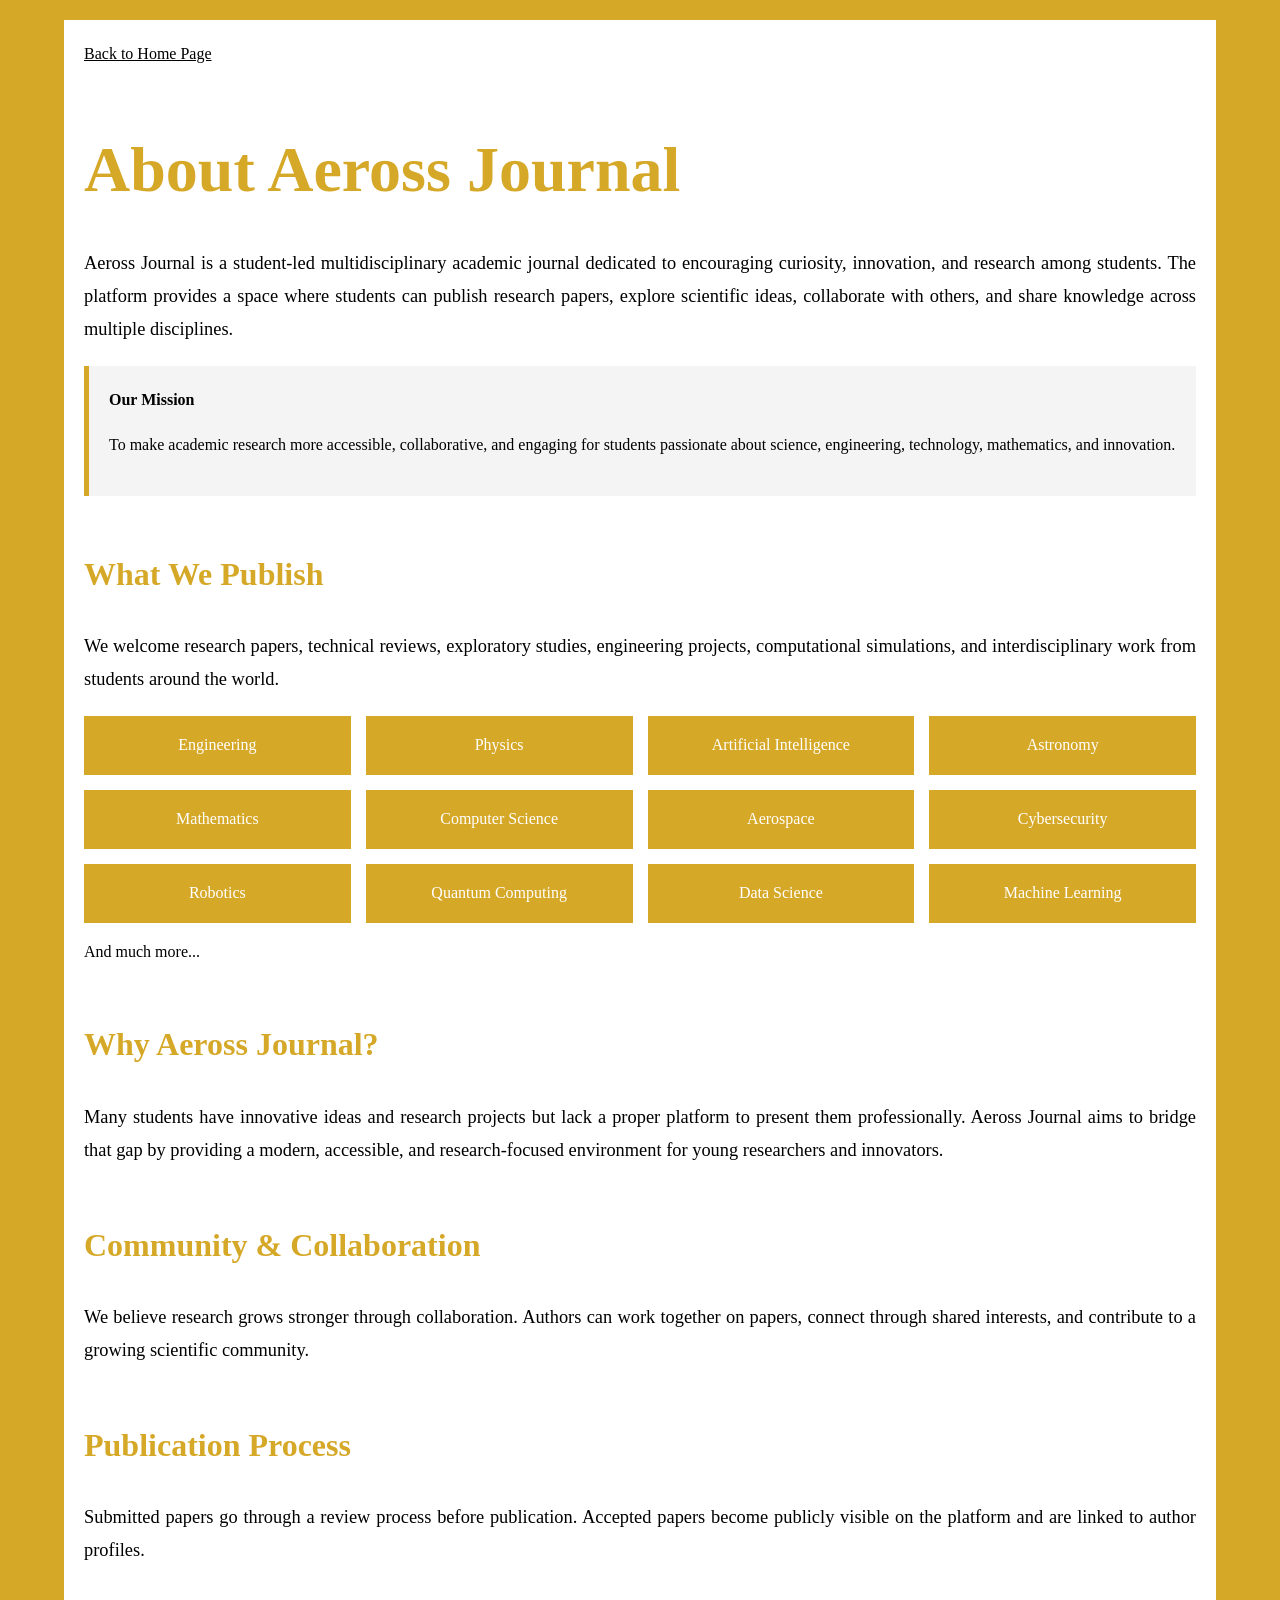
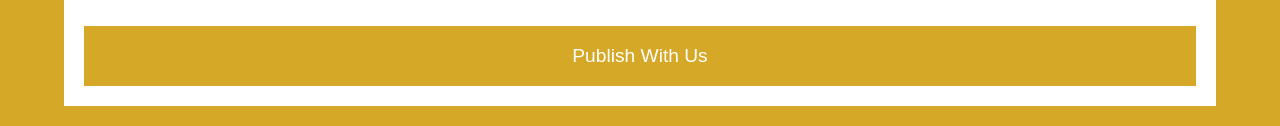
<file: about.html>
<!DOCTYPE html>
<html lang="en">

<head>

    <meta charset="UTF-8">

    <meta name="viewport" content="width=device-width, initial-scale=1.0">

    <title>About - Aeross Journal</title>

    <link rel="stylesheet" href="main.css">

    <style>

        body {
            background-color: var(--red);
            margin: 0;
        }

        .about-container {

            width: 90%;
            margin: 20px auto;

            background-color: white;

            padding: 20px;

            box-sizing: border-box;

            line-height: 1.8;
        }

        .about-title {

            font-size: 4rem;

            color: var(--red);

            margin-bottom: 20px;
        }

        .section-title {

            font-size: 2rem;

            color: var(--red);

            margin-top: 50px;
        }

        .about-text {

            font-size: 1.15rem;

            color: black;

            text-align: justify;
        }

        .highlight {

            background-color: #f4f4f4;

            border-left: 5px solid var(--red);

            padding: 20px;

            margin-top: 20px;
        }

        .topics-grid {

            display: grid;

            grid-template-columns: repeat(auto-fit, minmax(220px, 1fr));

            gap: 15px;

            margin-top: 20px;
        }

        .topic {

            background-color: var(--red);

            color: white;

            padding: 15px;

            text-align: center;

            font-size: 1rem;
        }

        .join-btn {

            margin-top: 40px;

            width: 100%;

            height: 60px;

            border: none;

            background-color: var(--red);

            color: white;

            font-size: 1.2rem;

            cursor: pointer;
        }

        .join-btn:hover {

            opacity: 0.9;
        }

    </style>

</head>

<body>

<div class="about-container">
    <a href="/index.html">Back to Home Page</a>
    <h1 class="about-title">
        About Aeross Journal
    </h1>

    <p class="about-text">

        Aeross Journal is a student-led multidisciplinary academic journal
        dedicated to encouraging curiosity, innovation, and research among students.

        The platform provides a space where students can publish research papers,
        explore scientific ideas, collaborate with others, and share knowledge
        across multiple disciplines.

    </p>

    <div class="highlight">

        <strong>
            Our Mission
        </strong>

        <p>

            To make academic research more accessible, collaborative,
            and engaging for students passionate about science,
            engineering, technology, mathematics, and innovation.

        </p>

    </div>

    <h2 class="section-title">
        What We Publish
    </h2>

    <p class="about-text">

        We welcome research papers, technical reviews,
        exploratory studies, engineering projects,
        computational simulations, and interdisciplinary work
        from students around the world.

    </p>

    <div class="topics-grid">

        <div class="topic">Engineering</div>

        <div class="topic">Physics</div>

        <div class="topic">Artificial Intelligence</div>

        <div class="topic">Astronomy</div>

        <div class="topic">Mathematics</div>

        <div class="topic">Computer Science</div>

        <div class="topic">Aerospace</div>

        <div class="topic">Cybersecurity</div>

        <div class="topic">Robotics</div>

        <div class="topic">Quantum Computing</div>

        <div class="topic">Data Science</div>

        <div class="topic">Machine Learning</div>
        And much more...
    </div>

    <h2 class="section-title">
        Why Aeross Journal?
    </h2>

    <p class="about-text">

        Many students have innovative ideas and research projects
        but lack a proper platform to present them professionally.

        Aeross Journal aims to bridge that gap by providing
        a modern, accessible, and research-focused environment
        for young researchers and innovators.

    </p>

    <h2 class="section-title">
        Community & Collaboration
    </h2>

    <p class="about-text">

        We believe research grows stronger through collaboration.

        Authors can work together on papers,
        connect through shared interests,
        and contribute to a growing scientific community.

    </p>

    <h2 class="section-title">
        Publication Process
    </h2>

    <p class="about-text">

        Submitted papers go through a review process before publication.
        Accepted papers become publicly visible on the platform
        and are linked to author profiles.

    </p>

    <button
        class="join-btn"
        onclick="window.location.href='/pwu.html'"
    >

        Publish With Us

    </button>
    <script src="main.js"></script>
</div>

</body>

</html>
</file>
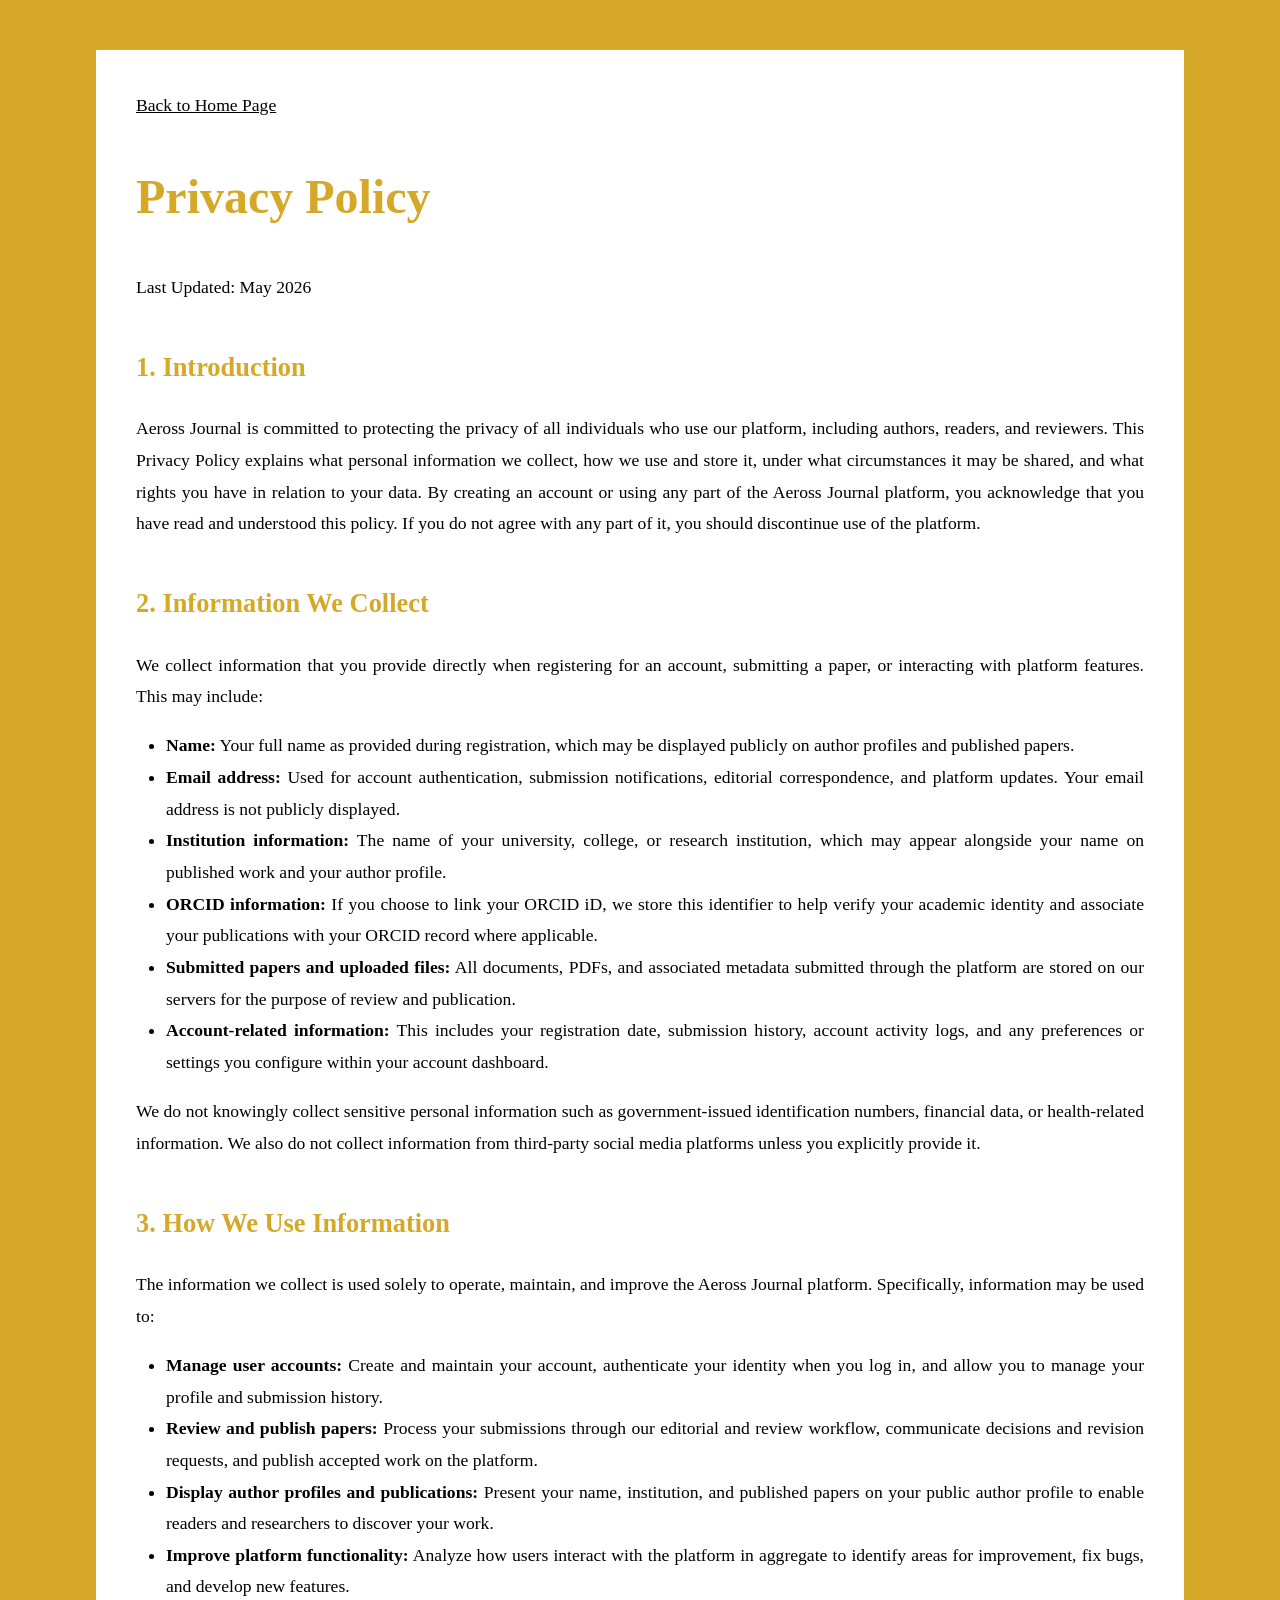
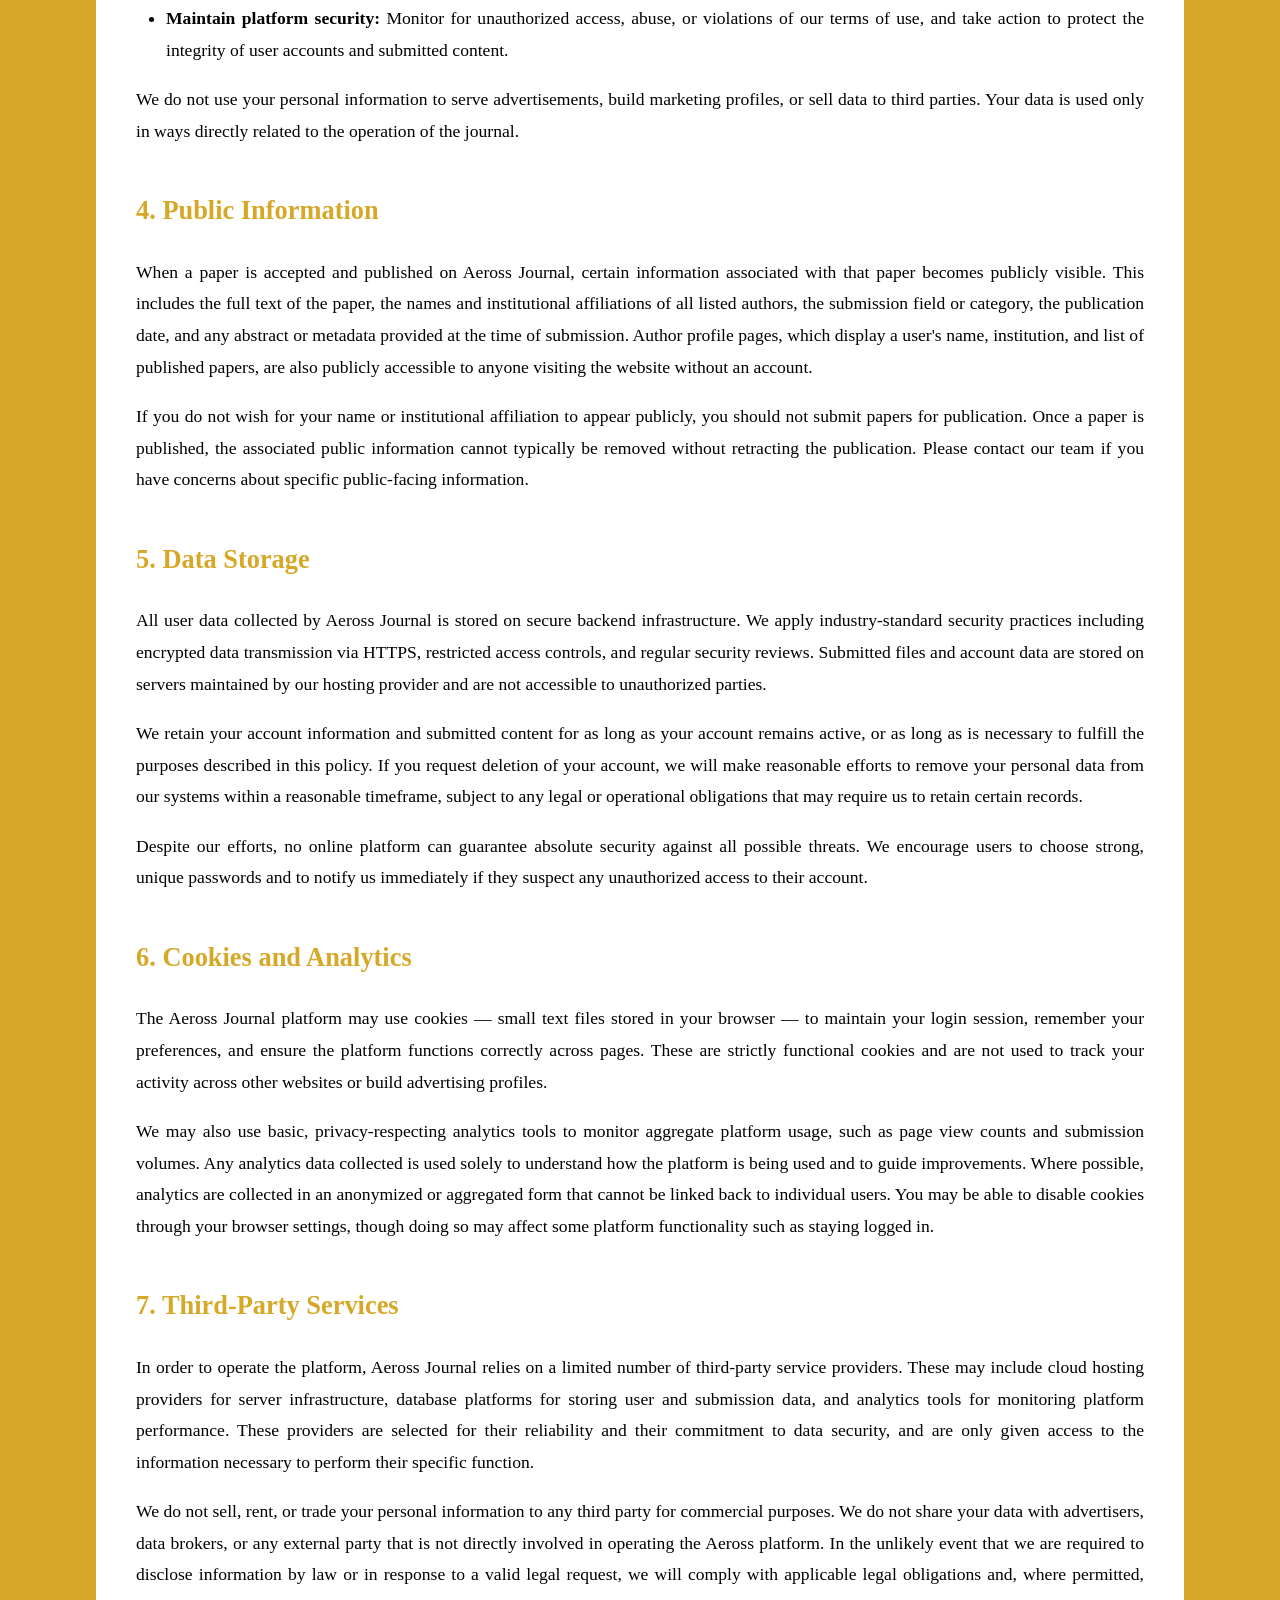
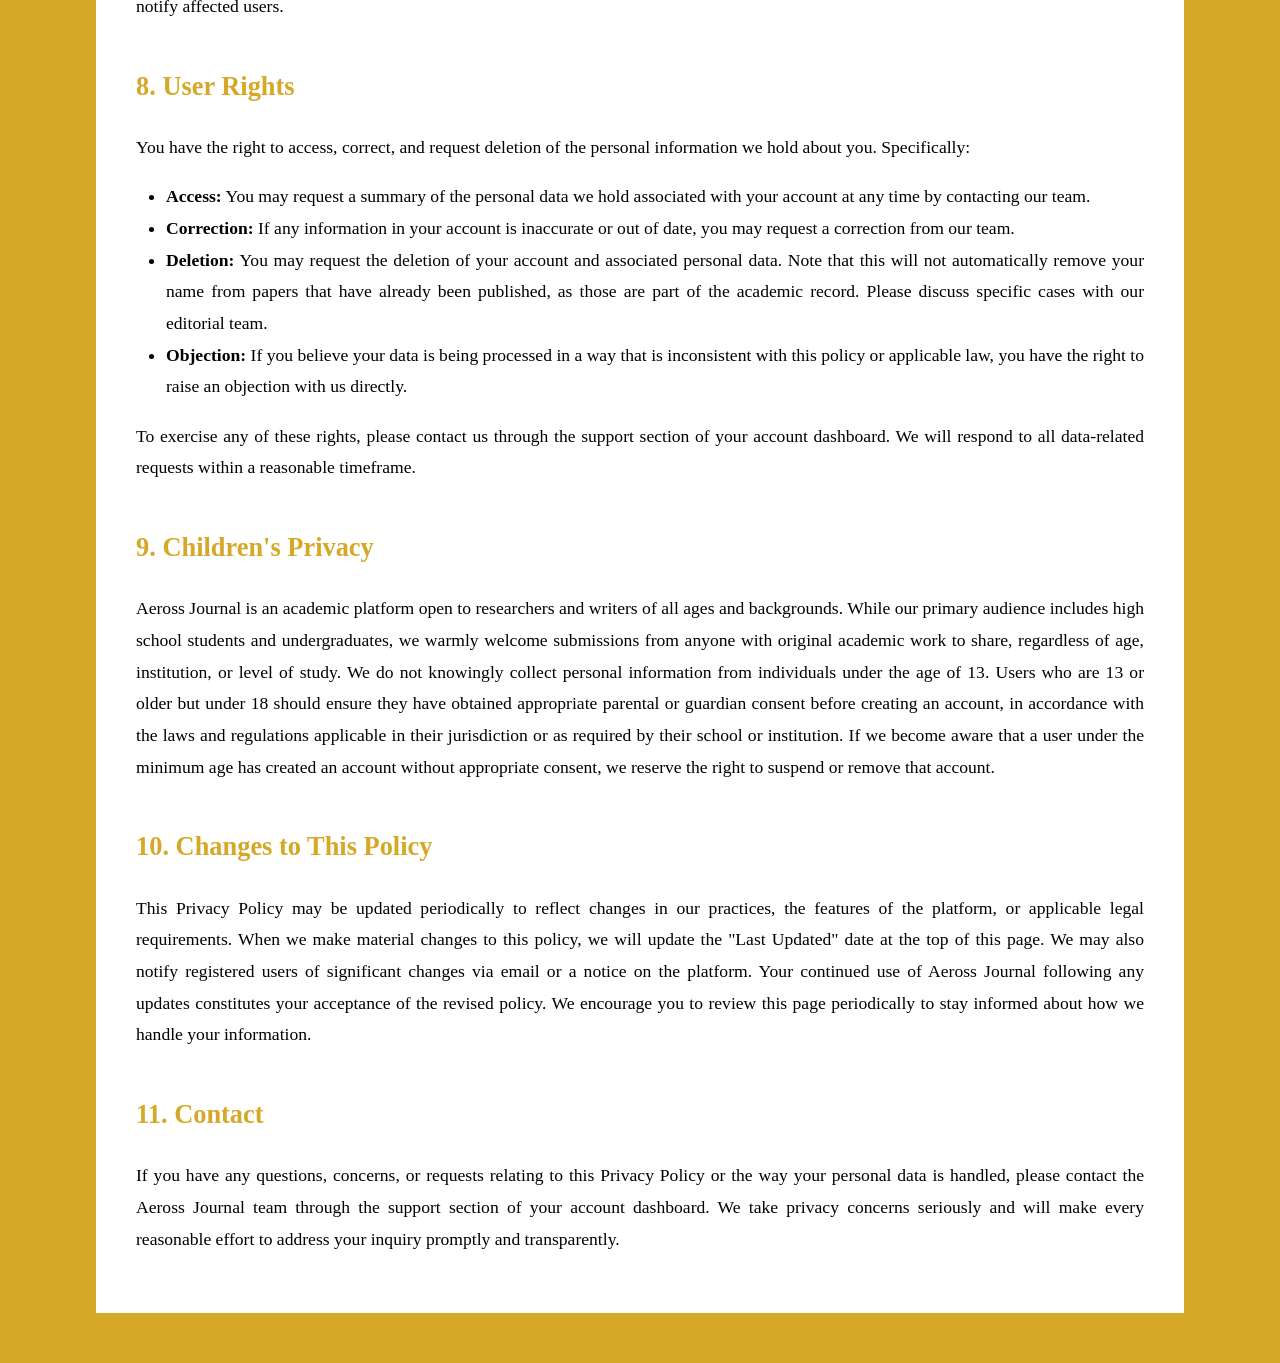
<file: pp.html>
<!DOCTYPE html>
<html>

<head>
    <meta charset="UTF-8">
    <meta name="viewport" content="width=device-width, initial-scale=1.0">
    <title>Privacy Policy</title>

    <link rel="stylesheet" href="main.css">
<style>
    body{
        padding: 10px;
        text-align: justify ;
    }
</style>
</head>

<body>

<div class="legal-page">
    <a href="/index.html">Back to Home Page</a>
    <h1>Privacy Policy</h1>

    <p>
        Last Updated: May 2026
    </p>

    <h2>1. Introduction</h2>

    <p>
        Aeross Journal is committed to protecting the privacy of all individuals who use our platform,
        including authors, readers, and reviewers. This Privacy Policy explains what personal information
        we collect, how we use and store it, under what circumstances it may be shared, and what rights
        you have in relation to your data. By creating an account or using any part of the Aeross Journal
        platform, you acknowledge that you have read and understood this policy. If you do not agree with
        any part of it, you should discontinue use of the platform.
    </p>

    <h2>2. Information We Collect</h2>

    <p>
        We collect information that you provide directly when registering for an account, submitting a
        paper, or interacting with platform features. This may include:
    </p>

    <ul>

        <li>
            <strong>Name:</strong> Your full name as provided during registration, which may be displayed
            publicly on author profiles and published papers.
        </li>

        <li>
            <strong>Email address:</strong> Used for account authentication, submission notifications,
            editorial correspondence, and platform updates. Your email address is not publicly displayed.
        </li>

        <li>
            <strong>Institution information:</strong> The name of your university, college, or research
            institution, which may appear alongside your name on published work and your author profile.
        </li>

        <li>
            <strong>ORCID information:</strong> If you choose to link your ORCID iD, we store this
            identifier to help verify your academic identity and associate your publications with your
            ORCID record where applicable.
        </li>

        <li>
            <strong>Submitted papers and uploaded files:</strong> All documents, PDFs, and associated
            metadata submitted through the platform are stored on our servers for the purpose of review
            and publication.
        </li>

        <li>
            <strong>Account-related information:</strong> This includes your registration date, submission
            history, account activity logs, and any preferences or settings you configure within your
            account dashboard.
        </li>

    </ul>

    <p>
        We do not knowingly collect sensitive personal information such as government-issued identification
        numbers, financial data, or health-related information. We also do not collect information from
        third-party social media platforms unless you explicitly provide it.
    </p>

    <h2>3. How We Use Information</h2>

    <p>
        The information we collect is used solely to operate, maintain, and improve the Aeross Journal
        platform. Specifically, information may be used to:
    </p>

    <ul>

        <li>
            <strong>Manage user accounts:</strong> Create and maintain your account, authenticate your
            identity when you log in, and allow you to manage your profile and submission history.
        </li>

        <li>
            <strong>Review and publish papers:</strong> Process your submissions through our editorial
            and review workflow, communicate decisions and revision requests, and publish accepted work
            on the platform.
        </li>

        <li>
            <strong>Display author profiles and publications:</strong> Present your name, institution,
            and published papers on your public author profile to enable readers and researchers to
            discover your work.
        </li>

        <li>
            <strong>Improve platform functionality:</strong> Analyze how users interact with the platform
            in aggregate to identify areas for improvement, fix bugs, and develop new features.
        </li>

        <li>
            <strong>Maintain platform security:</strong> Monitor for unauthorized access, abuse, or
            violations of our terms of use, and take action to protect the integrity of user accounts
            and submitted content.
        </li>

    </ul>

    <p>
        We do not use your personal information to serve advertisements, build marketing profiles,
        or sell data to third parties. Your data is used only in ways directly related to the
        operation of the journal.
    </p>

    <h2>4. Public Information</h2>

    <p>
        When a paper is accepted and published on Aeross Journal, certain information associated with
        that paper becomes publicly visible. This includes the full text of the paper, the names and
        institutional affiliations of all listed authors, the submission field or category, the publication
        date, and any abstract or metadata provided at the time of submission. Author profile pages,
        which display a user's name, institution, and list of published papers, are also publicly accessible
        to anyone visiting the website without an account.
    </p>

    <p>
        If you do not wish for your name or institutional affiliation to appear publicly, you should
        not submit papers for publication. Once a paper is published, the associated public information
        cannot typically be removed without retracting the publication. Please contact our team if you
        have concerns about specific public-facing information.
    </p>

    <h2>5. Data Storage</h2>

    <p>
        All user data collected by Aeross Journal is stored on secure backend infrastructure. We apply
        industry-standard security practices including encrypted data transmission via HTTPS, restricted
        access controls, and regular security reviews. Submitted files and account data are stored on
        servers maintained by our hosting provider and are not accessible to unauthorized parties.
    </p>

    <p>
        We retain your account information and submitted content for as long as your account remains
        active, or as long as is necessary to fulfill the purposes described in this policy. If you
        request deletion of your account, we will make reasonable efforts to remove your personal data
        from our systems within a reasonable timeframe, subject to any legal or operational obligations
        that may require us to retain certain records.
    </p>

    <p>
        Despite our efforts, no online platform can guarantee absolute security against all possible
        threats. We encourage users to choose strong, unique passwords and to notify us immediately
        if they suspect any unauthorized access to their account.
    </p>

    <h2>6. Cookies and Analytics</h2>

    <p>
        The Aeross Journal platform may use cookies — small text files stored in your browser — to
        maintain your login session, remember your preferences, and ensure the platform functions
        correctly across pages. These are strictly functional cookies and are not used to track
        your activity across other websites or build advertising profiles.
    </p>

    <p>
        We may also use basic, privacy-respecting analytics tools to monitor aggregate platform usage,
        such as page view counts and submission volumes. Any analytics data collected is used solely
        to understand how the platform is being used and to guide improvements. Where possible, analytics
        are collected in an anonymized or aggregated form that cannot be linked back to individual users.
        You may be able to disable cookies through your browser settings, though doing so may affect
        some platform functionality such as staying logged in.
    </p>

    <h2>7. Third-Party Services</h2>

    <p>
        In order to operate the platform, Aeross Journal relies on a limited number of third-party
        service providers. These may include cloud hosting providers for server infrastructure, database
        platforms for storing user and submission data, and analytics tools for monitoring platform
        performance. These providers are selected for their reliability and their commitment to data
        security, and are only given access to the information necessary to perform their specific
        function.
    </p>

    <p>
        We do not sell, rent, or trade your personal information to any third party for commercial
        purposes. We do not share your data with advertisers, data brokers, or any external party
        that is not directly involved in operating the Aeross platform. In the unlikely event that we
        are required to disclose information by law or in response to a valid legal request, we will
        comply with applicable legal obligations and, where permitted, notify affected users.
    </p>

    <h2>8. User Rights</h2>

    <p>
        You have the right to access, correct, and request deletion of the personal information we
        hold about you. Specifically:
    </p>

    <ul>

        <li>
            <strong>Access:</strong> You may request a summary of the personal data we hold associated
            with your account at any time by contacting our team.
        </li>

        <li>
            <strong>Correction:</strong> If any information in your account is inaccurate or out of
            date, you may request a correction from our team.
        </li>

        <li>
            <strong>Deletion:</strong> You may request the deletion of your account and associated
            personal data. Note that this will not automatically remove your name from papers that
            have already been published, as those are part of the academic record. Please discuss
            specific cases with our editorial team.
        </li>

        <li>
            <strong>Objection:</strong> If you believe your data is being processed in a way that
            is inconsistent with this policy or applicable law, you have the right to raise an objection
            with us directly.
        </li>

    </ul>

    <p>
        To exercise any of these rights, please contact us through the support section of your account
        dashboard. We will respond to all data-related requests within a reasonable timeframe.
    </p>

    <h2>9. Children's Privacy</h2>

    <p>
        Aeross Journal is an academic platform open to researchers and writers of all ages and backgrounds.
        While our primary audience includes high school students and undergraduates, we warmly welcome
        submissions from anyone with original academic work to share, regardless of age, institution, or
        level of study. We do not knowingly collect personal information from individuals under the age of
        13. Users who are 13 or older but under 18 should ensure they have obtained appropriate parental or
        guardian consent before creating an account, in accordance with the laws and regulations applicable 
        in their jurisdiction or as required by their school or institution. If we become aware that a user 
        under the minimum age has created an account without appropriate consent, we reserve the right to 
        suspend or remove that account.
    </p>

    <h2>10. Changes to This Policy</h2>

    <p>
        This Privacy Policy may be updated periodically to reflect changes in our practices, the
        features of the platform, or applicable legal requirements. When we make material changes
        to this policy, we will update the "Last Updated" date at the top of this page. We may also
        notify registered users of significant changes via email or a notice on the platform. Your
        continued use of Aeross Journal following any updates constitutes your acceptance of the
        revised policy. We encourage you to review this page periodically to stay informed about
        how we handle your information.
    </p>

    <h2>11. Contact</h2>

    <p>
        If you have any questions, concerns, or requests relating to this Privacy Policy or the way
        your personal data is handled, please contact the Aeross Journal team through the support
        section of your account dashboard. We take privacy concerns seriously and will make every
        reasonable effort to address your inquiry promptly and transparently.
    </p>

</div>
<script src="main.js"></script>
</body>

</html>
</file>
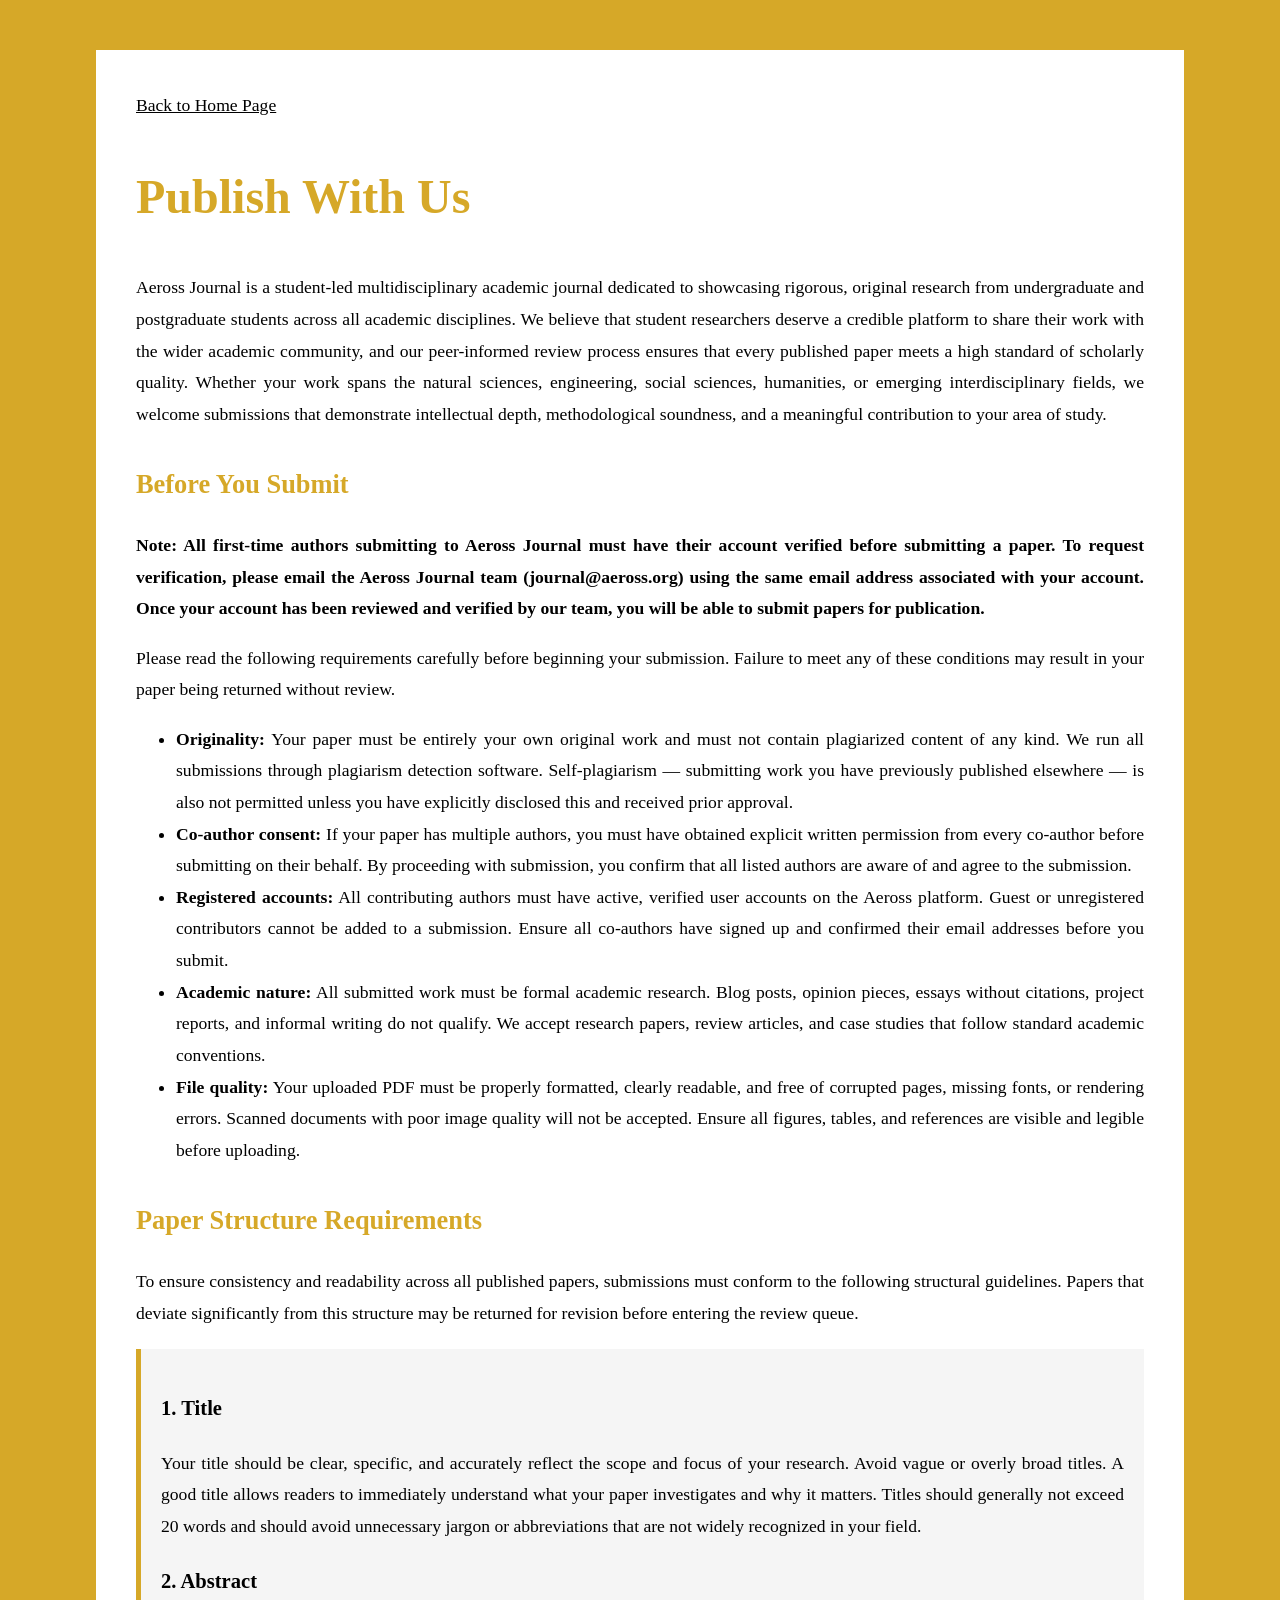
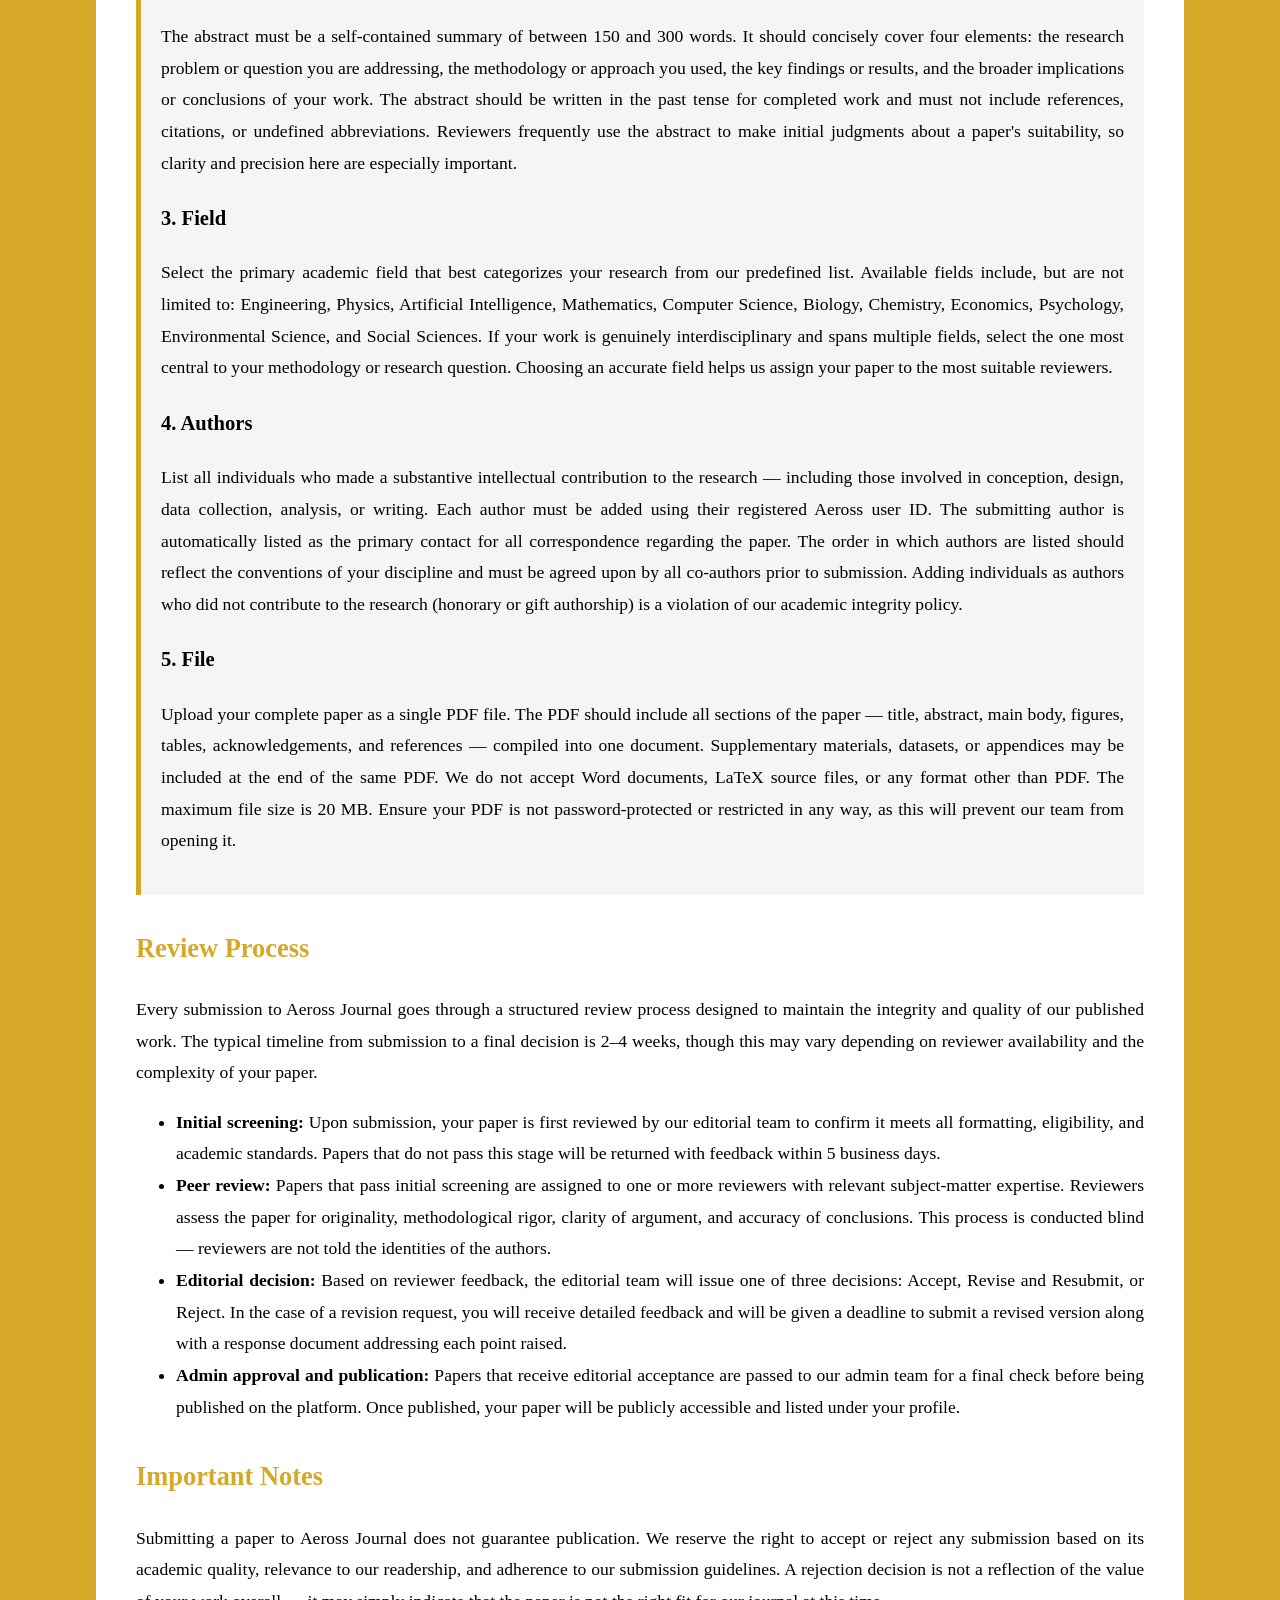
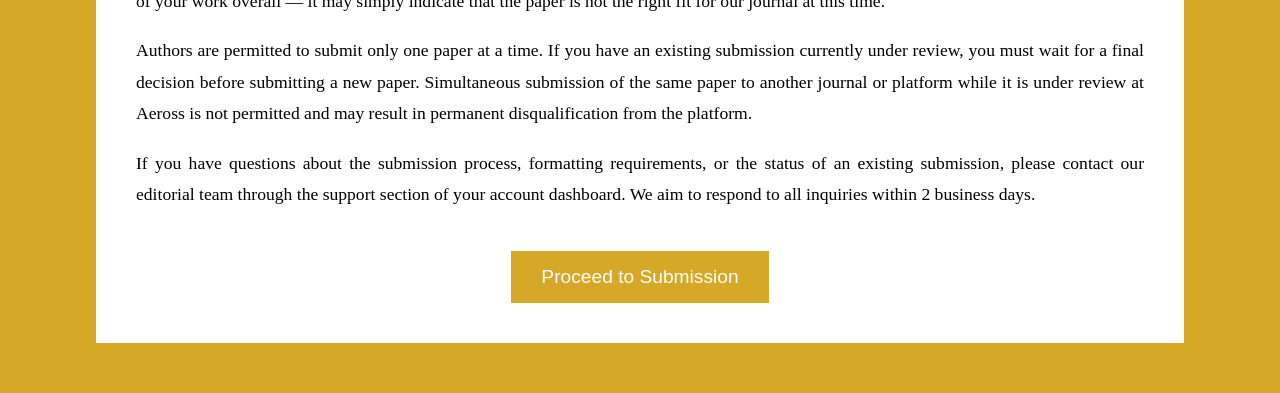
<file: pwu.html>
<!DOCTYPE html>
<html>

<head>
    <meta charset="UTF-8">
    <meta name="viewport" content="width=device-width, initial-scale=1.0">
    <title>Publish With Us - Aeross Journal</title>

    <link rel="stylesheet" href="main.css">
<style>
    body{
        padding: 10px;
        text-align: justify ;
    }
    .publish-container {
    background: white;
    width: 80%;
    margin: 40px auto;
    padding: 40px;
    line-height: 1.8;
    font-size: 1.1rem;
}

.publish-container h1 {
    font-size: 3rem;
    color: var(--red);
}

.publish-container h2 {
    margin-top: 30px;
    color: var(--red);
}

.format-box {
    background: #f5f5f5;
    padding: 20px;
    border-left: 5px solid var(--red);
    margin: 20px 0;
}

.btn-area {
    margin-top: 40px;
    text-align: center;
}

#submitBtn {
    padding: 15px 30px;
    font-size: 1.2rem;
    background: var(--red);
    color: white;
    border: none;
    cursor: pointer;
}

#submitBtn:hover {
    opacity: 0.9;
}

@media (max-width: 768px) {
    .publish-container h1 {
        font-size: 2.5rem;
    }
}
</style>
</head>

<body>

<div class="publish-container">
    <a href="/index.html">Back to Home Page</a>
    <h1>Publish With Us</h1>

    <p>
        Aeross Journal is a student-led multidisciplinary academic journal dedicated to
        showcasing rigorous, original research from undergraduate and postgraduate students
        across all academic disciplines. We believe that student researchers deserve a credible
        platform to share their work with the wider academic community, and our peer-informed
        review process ensures that every published paper meets a high standard of scholarly quality.
        Whether your work spans the natural sciences, engineering, social sciences, humanities,
        or emerging interdisciplinary fields, we welcome submissions that demonstrate intellectual
        depth, methodological soundness, and a meaningful contribution to your area of study.
    </p>

    <h2>Before You Submit</h2>
    <b>
        Note: All first-time authors submitting to Aeross Journal must have their account verified before submitting a paper.
        To request verification, please email the Aeross Journal team (journal@aeross.org) using the same email address associated with your account.
        Once your account has been reviewed and verified by our team, you will be able to submit papers for publication.
    </b>
    <p>
        Please read the following requirements carefully before beginning your submission.
        Failure to meet any of these conditions may result in your paper being returned
        without review.
    </p>

    <ul>

        <li>
            <strong>Originality:</strong> Your paper must be entirely your own original work and must
            not contain plagiarized content of any kind. We run all submissions through plagiarism
            detection software. Self-plagiarism — submitting work you have previously published
            elsewhere — is also not permitted unless you have explicitly disclosed this and received
            prior approval.
        </li>

        <li>
            <strong>Co-author consent:</strong> If your paper has multiple authors, you must have
            obtained explicit written permission from every co-author before submitting on their
            behalf. By proceeding with submission, you confirm that all listed authors are aware
            of and agree to the submission.
        </li>

        <li>
            <strong>Registered accounts:</strong> All contributing authors must have active, verified
            user accounts on the Aeross platform. Guest or unregistered contributors cannot be added
            to a submission. Ensure all co-authors have signed up and confirmed their email addresses
            before you submit.
        </li>

        <li>
            <strong>Academic nature:</strong> All submitted work must be formal academic research.
            Blog posts, opinion pieces, essays without citations, project reports, and informal
            writing do not qualify. We accept research papers, review articles, and case studies
            that follow standard academic conventions.
        </li>

        <li>
            <strong>File quality:</strong> Your uploaded PDF must be properly formatted, clearly
            readable, and free of corrupted pages, missing fonts, or rendering errors. Scanned
            documents with poor image quality will not be accepted. Ensure all figures, tables,
            and references are visible and legible before uploading.
        </li>

    </ul>

    <h2>Paper Structure Requirements</h2>

    <p>
        To ensure consistency and readability across all published papers, submissions must
        conform to the following structural guidelines. Papers that deviate significantly
        from this structure may be returned for revision before entering the review queue.
    </p>

    <div class="format-box">

        <h3>1. Title</h3>
        <p>
            Your title should be clear, specific, and accurately reflect the scope and focus of
            your research. Avoid vague or overly broad titles. A good title allows readers to
            immediately understand what your paper investigates and why it matters. Titles should
            generally not exceed 20 words and should avoid unnecessary jargon or abbreviations
            that are not widely recognized in your field.
        </p>

        <h3>2. Abstract</h3>
        <p>
            The abstract must be a self-contained summary of between 150 and 300 words. It should
            concisely cover four elements: the research problem or question you are addressing,
            the methodology or approach you used, the key findings or results, and the broader
            implications or conclusions of your work. The abstract should be written in the past
            tense for completed work and must not include references, citations, or undefined
            abbreviations. Reviewers frequently use the abstract to make initial judgments about
            a paper's suitability, so clarity and precision here are especially important.
        </p>

        <h3>3. Field</h3>
        <p>
            Select the primary academic field that best categorizes your research from our
            predefined list. Available fields include, but are not limited to: Engineering,
            Physics, Artificial Intelligence, Mathematics, Computer Science, Biology, Chemistry,
            Economics, Psychology, Environmental Science, and Social Sciences. If your work is
            genuinely interdisciplinary and spans multiple fields, select the one most central
            to your methodology or research question. Choosing an accurate field helps us assign
            your paper to the most suitable reviewers.
        </p>

        <h3>4. Authors</h3>
        <p>
            List all individuals who made a substantive intellectual contribution to the research —
            including those involved in conception, design, data collection, analysis, or writing.
            Each author must be added using their registered Aeross user ID. The submitting author
            is automatically listed as the primary contact for all correspondence regarding the paper.
            The order in which authors are listed should reflect the conventions of your discipline
            and must be agreed upon by all co-authors prior to submission. Adding individuals as
            authors who did not contribute to the research (honorary or gift authorship) is a
            violation of our academic integrity policy.
        </p>

        <h3>5. File</h3>
        <p>
            Upload your complete paper as a single PDF file. The PDF should include all sections
            of the paper — title, abstract, main body, figures, tables, acknowledgements, and
            references — compiled into one document. Supplementary materials, datasets, or
            appendices may be included at the end of the same PDF. We do not accept Word documents,
            LaTeX source files, or any format other than PDF. The maximum file size is 20 MB.
            Ensure your PDF is not password-protected or restricted in any way, as this will
            prevent our team from opening it.
        </p>

    </div>

    <h2>Review Process</h2>

    <p>
        Every submission to Aeross Journal goes through a structured review process designed
        to maintain the integrity and quality of our published work. The typical timeline
        from submission to a final decision is 2–4 weeks, though this may vary depending
        on reviewer availability and the complexity of your paper.
    </p>

    <ul>

        <li>
            <strong>Initial screening:</strong> Upon submission, your paper is first reviewed by
            our editorial team to confirm it meets all formatting, eligibility, and academic
            standards. Papers that do not pass this stage will be returned with feedback within
            5 business days.
        </li>

        <li>
            <strong>Peer review:</strong> Papers that pass initial screening are assigned to one
            or more reviewers with relevant subject-matter expertise. Reviewers assess the paper
            for originality, methodological rigor, clarity of argument, and accuracy of conclusions.
            This process is conducted blind — reviewers are not told the identities of the authors.
        </li>

        <li>
            <strong>Editorial decision:</strong> Based on reviewer feedback, the editorial team
            will issue one of three decisions: Accept, Revise and Resubmit, or Reject. In the
            case of a revision request, you will receive detailed feedback and will be given a
            deadline to submit a revised version along with a response document addressing each
            point raised.
        </li>

        <li>
            <strong>Admin approval and publication:</strong> Papers that receive editorial acceptance
            are passed to our admin team for a final check before being published on the platform.
            Once published, your paper will be publicly accessible and listed under your profile.
        </li>

    </ul>

    <h2>Important Notes</h2>

    <p>
        Submitting a paper to Aeross Journal does not guarantee publication. We reserve the
        right to accept or reject any submission based on its academic quality, relevance to
        our readership, and adherence to our submission guidelines. A rejection decision is
        not a reflection of the value of your work overall — it may simply indicate that the
        paper is not the right fit for our journal at this time.
    </p>

    <p>
        Authors are permitted to submit only one paper at a time. If you have an existing
        submission currently under review, you must wait for a final decision before submitting
        a new paper. Simultaneous submission of the same paper to another journal or platform
        while it is under review at Aeross is not permitted and may result in permanent
        disqualification from the platform.
    </p>

    <p>
        If you have questions about the submission process, formatting requirements, or the
        status of an existing submission, please contact our editorial team through the
        support section of your account dashboard. We aim to respond to all inquiries
        within 2 business days.
    </p>

    <div class="btn-area">

        <button id="submitBtn">
            Proceed to Submission
        </button>

    </div>

</div>

<script>

document
    .getElementById("submitBtn")
    .addEventListener("click", () => {

        window.location.href =
            "/submit.html";
    });

</script>
<script src="main.js"></script>
</body>

</html>
</file>
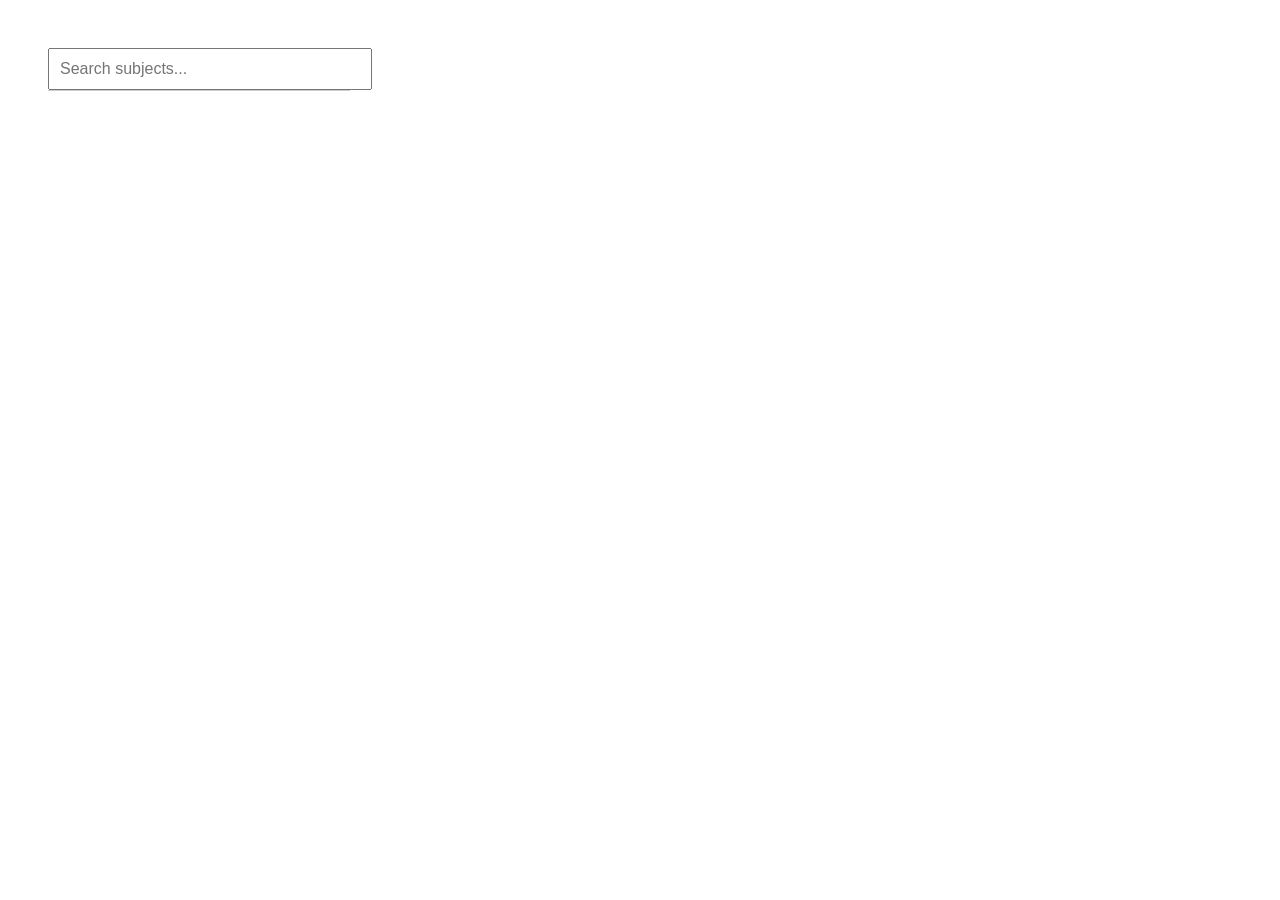
<file: testing.html>
<!DOCTYPE html>
<html lang="en">
<head>
<meta charset="UTF-8">
<meta name="viewport" content="width=device-width, initial-scale=1.0">

<title>Search Redirect</title>

<style>
    body {
        font-family: Arial, sans-serif;
        padding: 40px;
    }

    .search-container {
        width: 300px;
        position: relative;
    }

    input {
        width: 100%;
        padding: 10px;
        font-size: 16px;
    }

    .suggestions {
        position: absolute;
        width: 100%;
        background: white;
        border: 1px solid #ccc;
        border-top: none;
        max-height: 200px;
        overflow-y: auto;
    }

    .suggestion-item {
        padding: 10px;
        cursor: pointer;
    }

    .suggestion-item:hover {
        background: #f0f0f0;
    }
</style>
</head>
<body>

<div class="search-container">
    <input type="text" id="searchBox" placeholder="Search subjects...">
    <div class="suggestions" id="suggestions"></div>
</div>



</body>
</html>
</file>
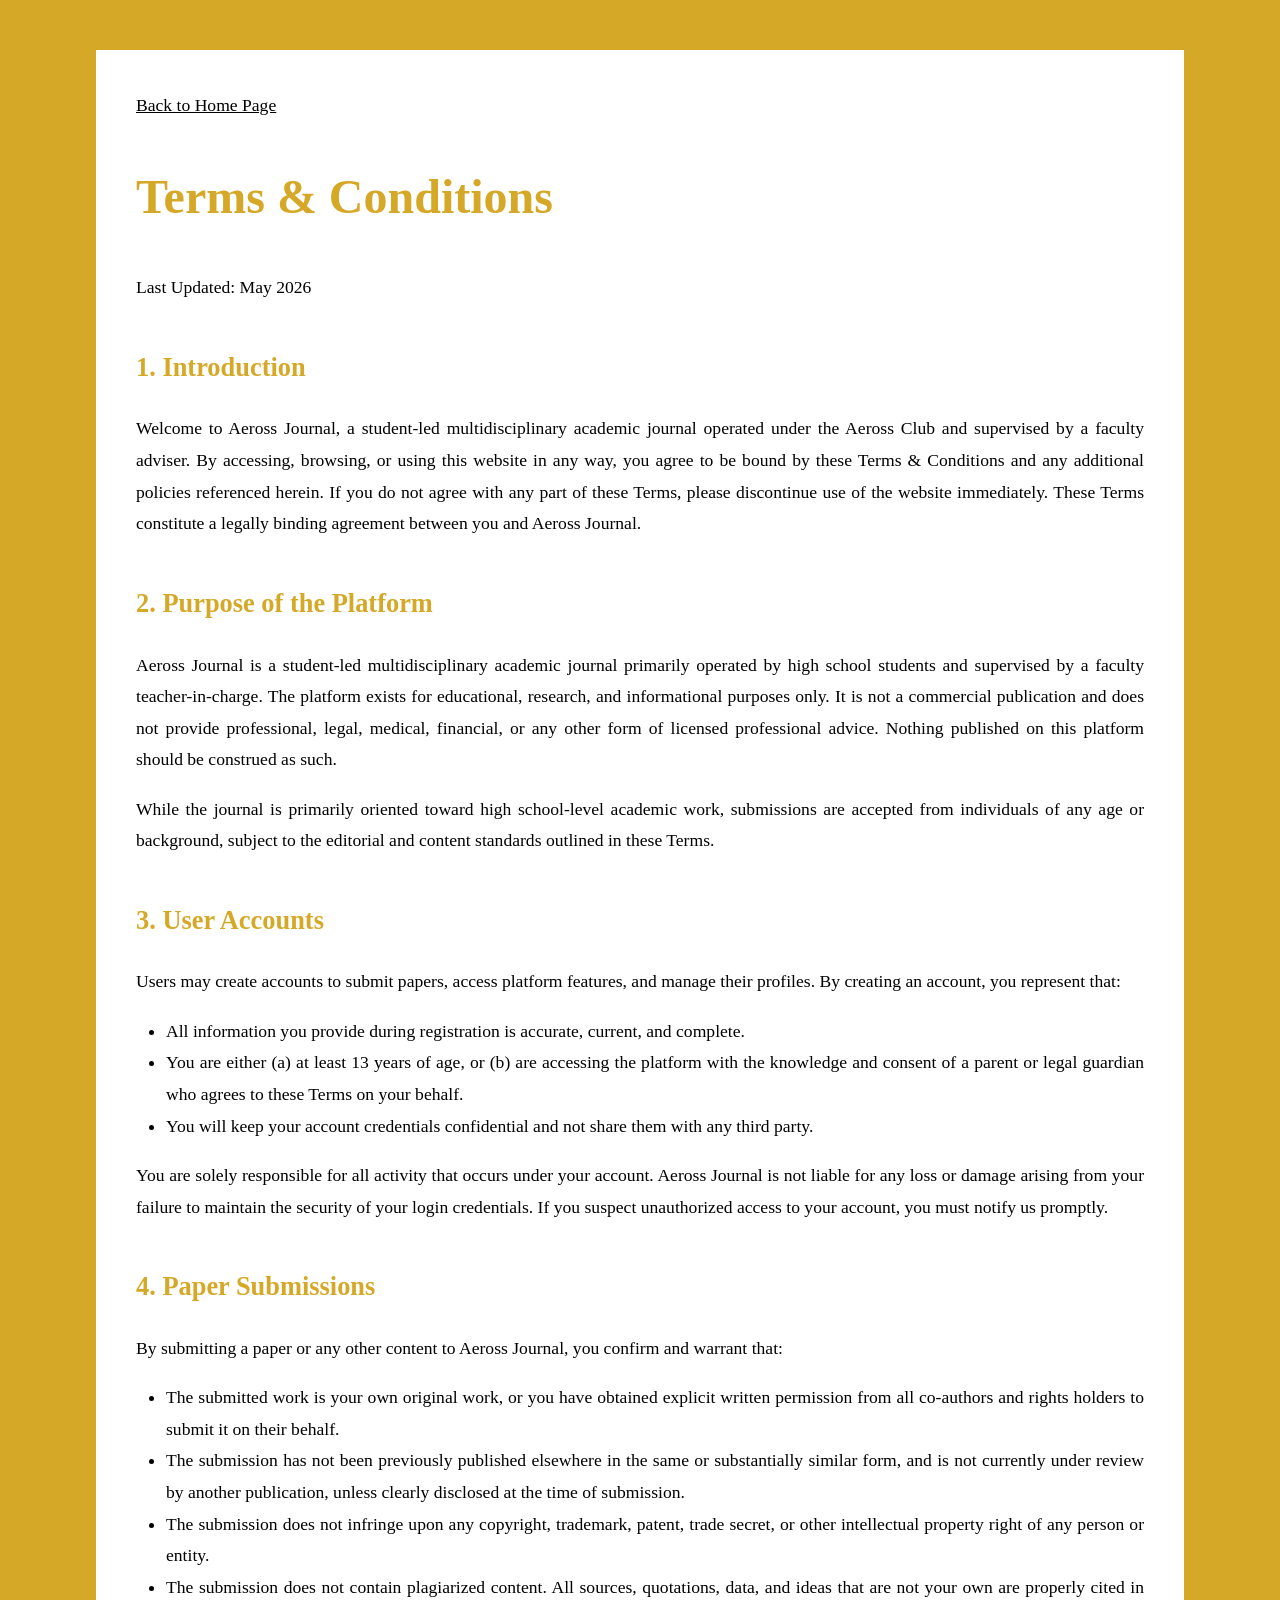
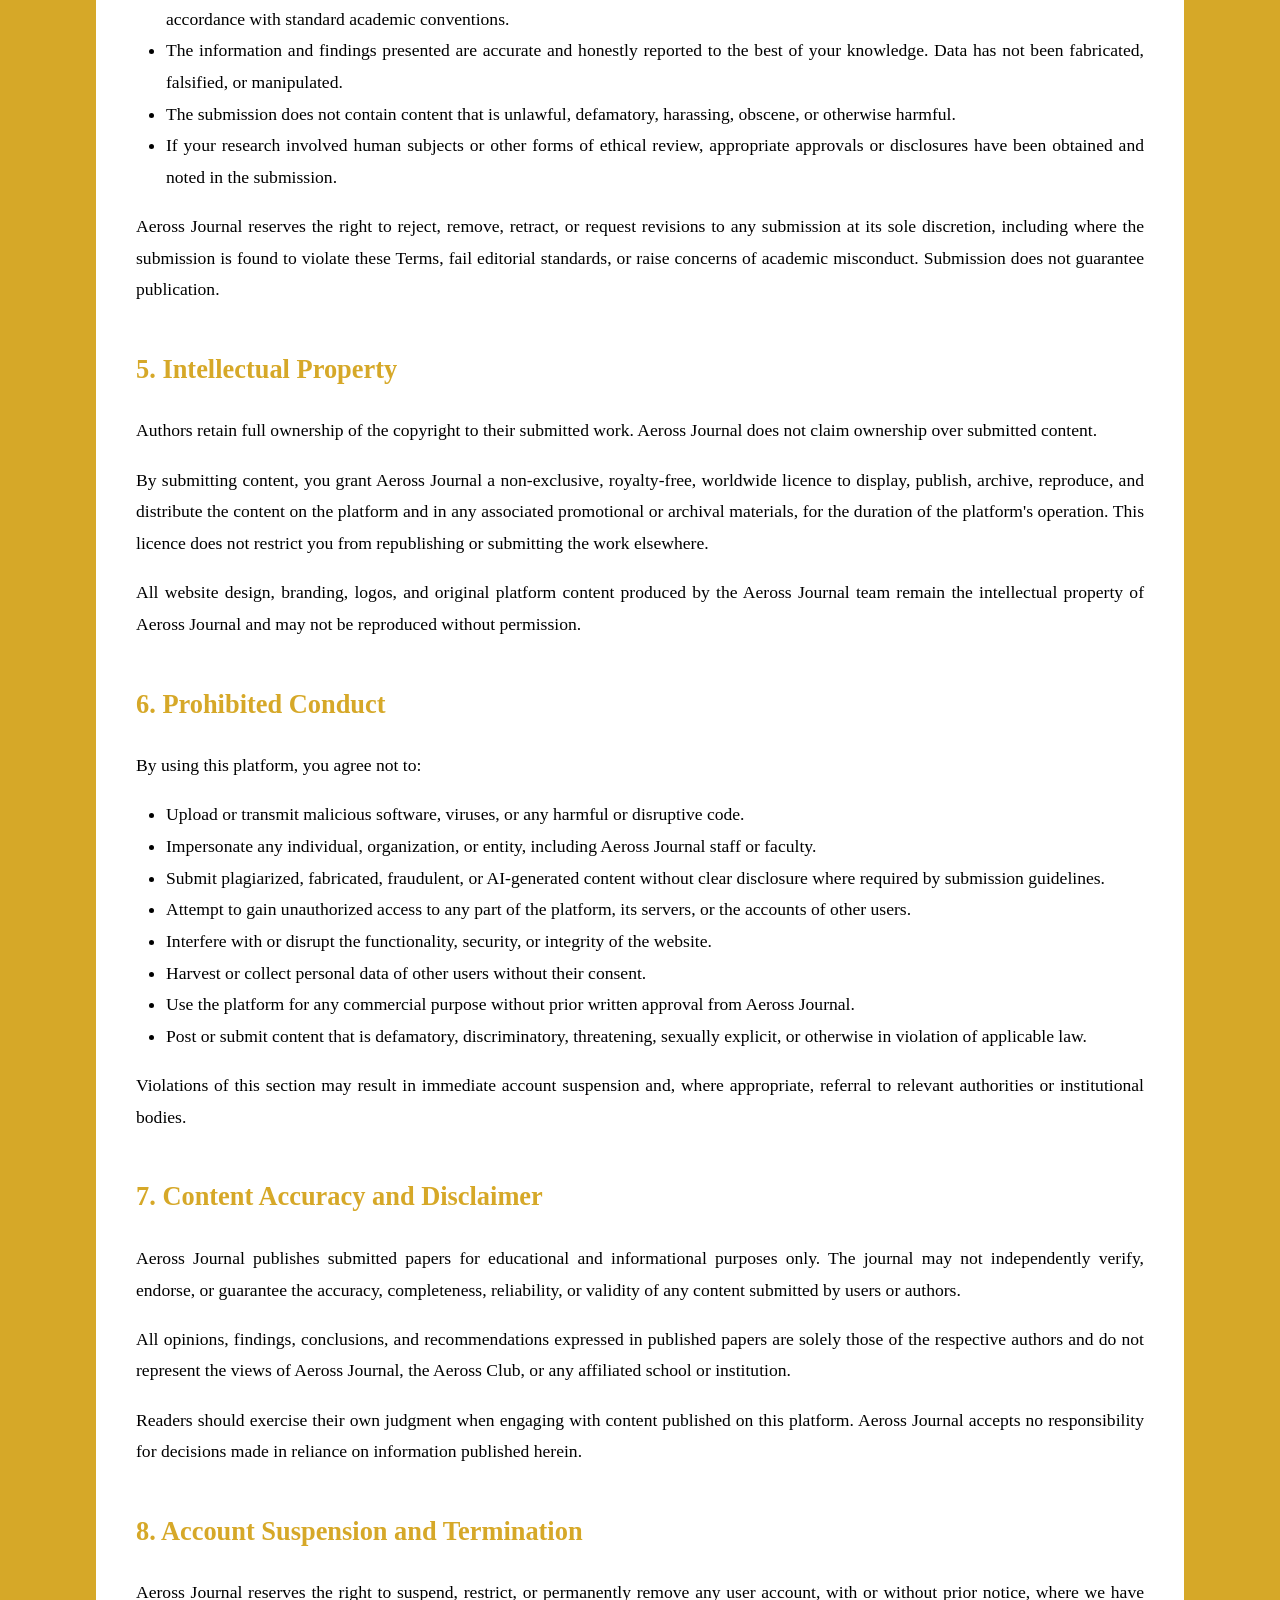
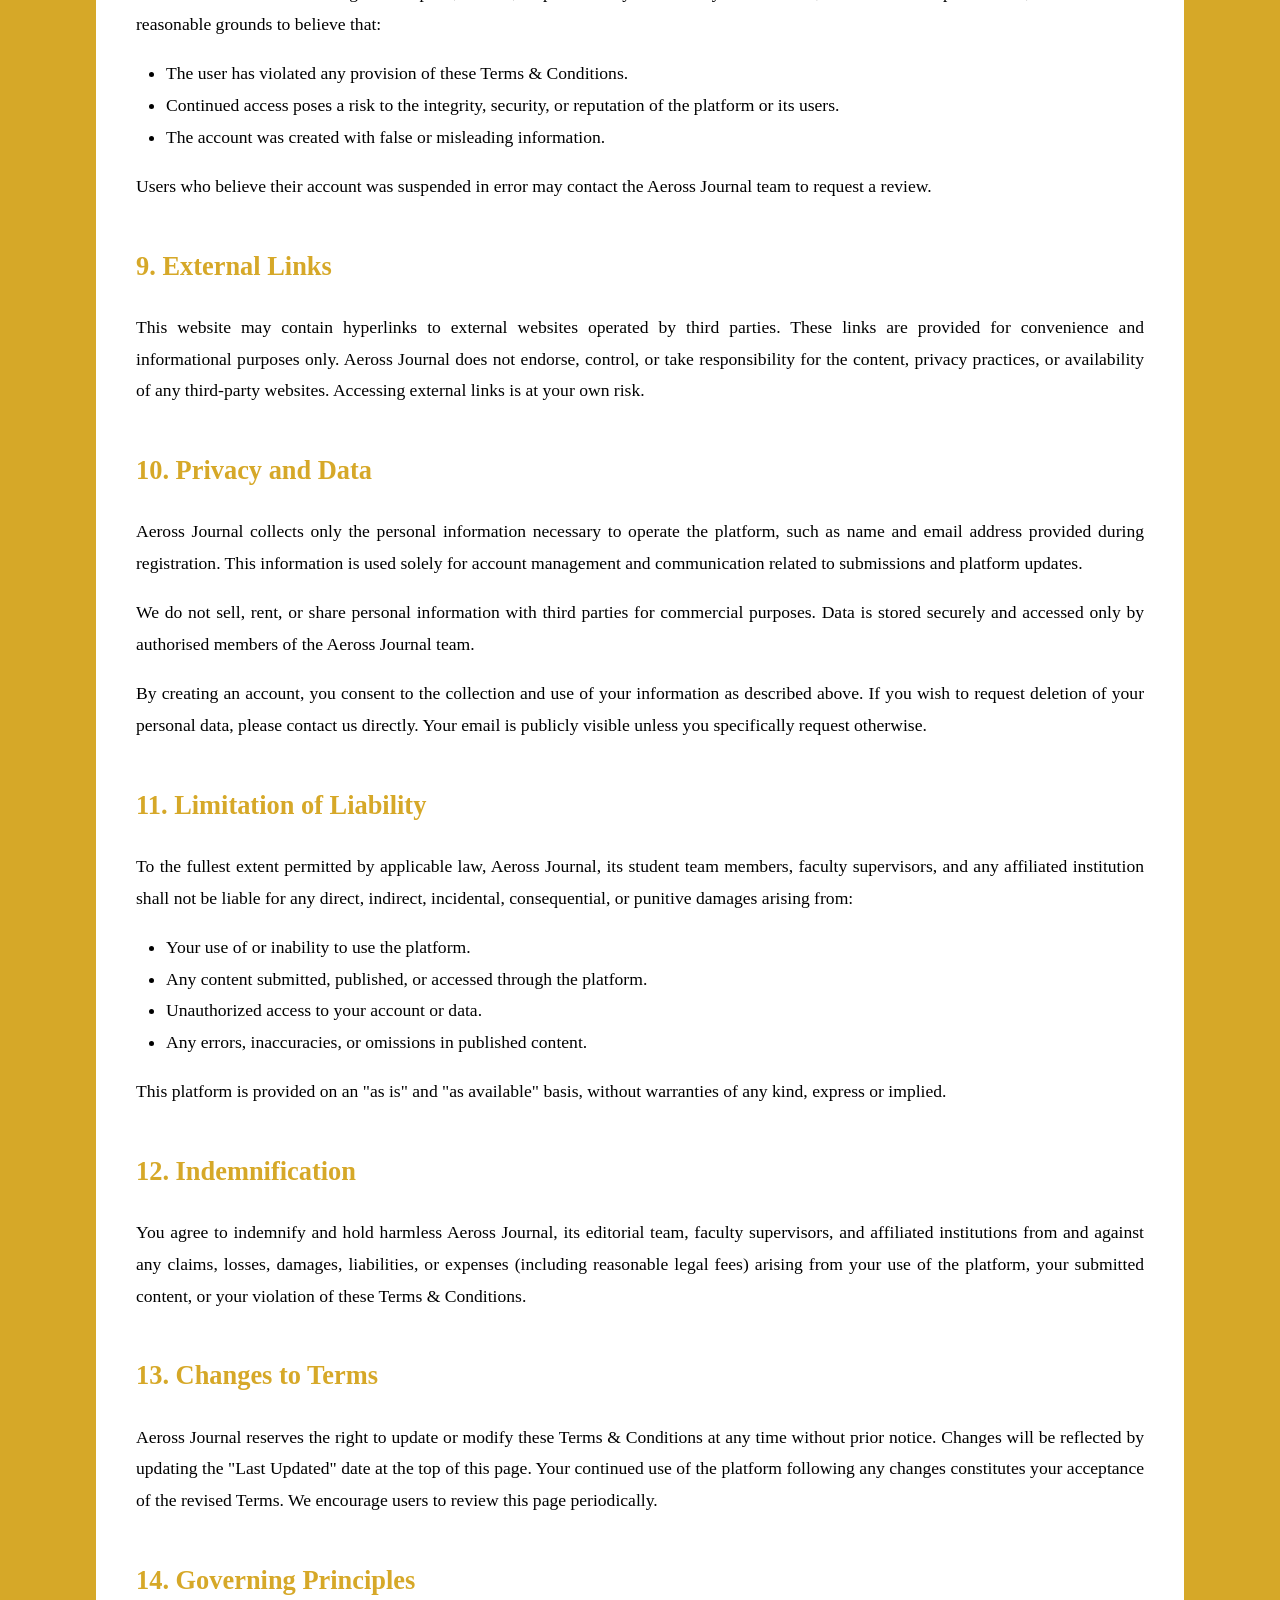
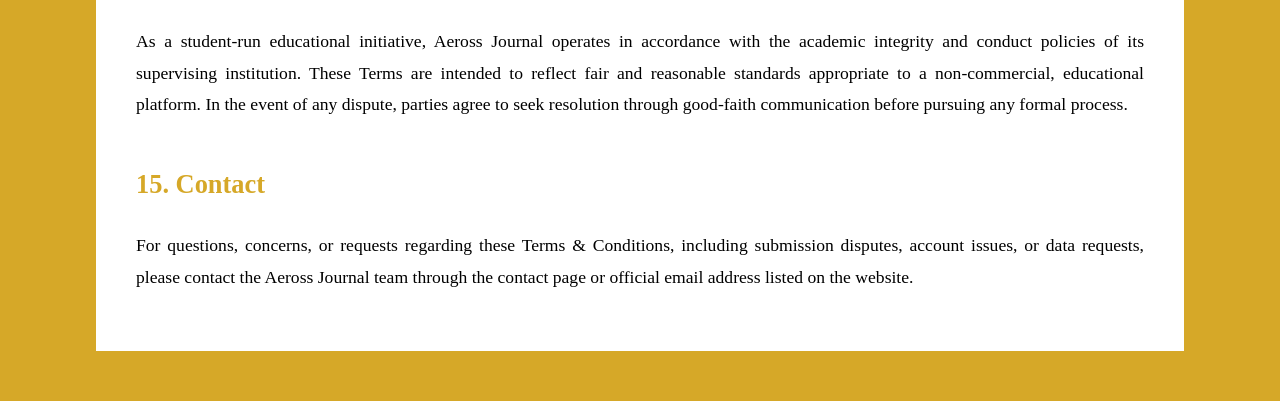
<file: tnc.html>
<!DOCTYPE html>
<html>

<head>
    <meta charset="UTF-8">
    <meta name="viewport" content="width=device-width, initial-scale=1.0">
    <title>Terms & Conditions</title>

    <link rel="stylesheet" href="main.css">
<style>
    body{
        padding: 10px;
        text-align: justify ;
    }

    @media (max-width: 768px) {
        .legal-page h1 {
            font-size: 2rem;
        }
    }
</style>
</head>

<body>

<div class="legal-page">
    <a href="/index.html">Back to Home Page</a>
    <h1>Terms & Conditions</h1>

    <p>
        Last Updated: May 2026
    </p>

    <h2>1. Introduction</h2>

    <p>
        Welcome to Aeross Journal, a student-led multidisciplinary academic journal
        operated under the Aeross Club and supervised by a faculty adviser.
        By accessing, browsing, or using this website in any way, you agree to be
        bound by these Terms &amp; Conditions and any additional policies referenced herein.
        If you do not agree with any part of these Terms, please discontinue use of
        the website immediately. These Terms constitute a legally binding agreement
        between you and Aeross Journal.
    </p>

    <h2>2. Purpose of the Platform</h2>

    <p>
        Aeross Journal is a student-led multidisciplinary academic journal primarily
        operated by high school students and supervised by a faculty teacher-in-charge.
        The platform exists for educational, research, and informational purposes only.
        It is not a commercial publication and does not provide professional, legal,
        medical, financial, or any other form of licensed professional advice.
        Nothing published on this platform should be construed as such.
    </p>

    <p>
        While the journal is primarily oriented toward high school-level academic work,
        submissions are accepted from individuals of any age or background, subject to
        the editorial and content standards outlined in these Terms.
    </p>

    <h2>3. User Accounts</h2>

    <p>
        Users may create accounts to submit papers, access platform features,
        and manage their profiles. By creating an account, you represent that:
    </p>

    <ul>

        <li>
            All information you provide during registration is accurate, current, and complete.
        </li>

        <li>
            You are either (a) at least 13 years of age, or (b) are accessing the platform
            with the knowledge and consent of a parent or legal guardian who agrees to
            these Terms on your behalf.
        </li>

        <li>
            You will keep your account credentials confidential and not share them with
            any third party.
        </li>

    </ul>

    <p>
        You are solely responsible for all activity that occurs under your account.
        Aeross Journal is not liable for any loss or damage arising from your failure
        to maintain the security of your login credentials. If you suspect unauthorized
        access to your account, you must notify us promptly.
    </p>

    <h2>4. Paper Submissions</h2>

    <p>
        By submitting a paper or any other content to Aeross Journal, you confirm and
        warrant that:
    </p>

    <ul>

        <li>
            The submitted work is your own original work, or you have obtained explicit
            written permission from all co-authors and rights holders to submit it on
            their behalf.
        </li>

        <li>
            The submission has not been previously published elsewhere in the same or
            substantially similar form, and is not currently under review by another
            publication, unless clearly disclosed at the time of submission.
        </li>

        <li>
            The submission does not infringe upon any copyright, trademark, patent,
            trade secret, or other intellectual property right of any person or entity.
        </li>

        <li>
            The submission does not contain plagiarized content. All sources, quotations,
            data, and ideas that are not your own are properly cited in accordance with
            standard academic conventions.
        </li>

        <li>
            The information and findings presented are accurate and honestly reported
            to the best of your knowledge. Data has not been fabricated, falsified,
            or manipulated.
        </li>

        <li>
            The submission does not contain content that is unlawful, defamatory,
            harassing, obscene, or otherwise harmful.
        </li>

        <li>
            If your research involved human subjects or other forms of ethical review,
            appropriate approvals or disclosures have been obtained and noted in
            the submission.
        </li>

    </ul>

    <p>
        Aeross Journal reserves the right to reject, remove, retract, or request
        revisions to any submission at its sole discretion, including where the
        submission is found to violate these Terms, fail editorial standards, or
        raise concerns of academic misconduct. Submission does not guarantee publication.
    </p>

    <h2>5. Intellectual Property</h2>

    <p>
        Authors retain full ownership of the copyright to their submitted work.
        Aeross Journal does not claim ownership over submitted content.
    </p>

    <p>
        By submitting content, you grant Aeross Journal a non-exclusive, royalty-free,
        worldwide licence to display, publish, archive, reproduce, and distribute the
        content on the platform and in any associated promotional or archival materials,
        for the duration of the platform's operation. This licence does not restrict
        you from republishing or submitting the work elsewhere.
    </p>

    <p>
        All website design, branding, logos, and original platform content produced
        by the Aeross Journal team remain the intellectual property of Aeross Journal
        and may not be reproduced without permission.
    </p>

    <h2>6. Prohibited Conduct</h2>

    <p>
        By using this platform, you agree not to:
    </p>

    <ul>

        <li>Upload or transmit malicious software, viruses, or any harmful or disruptive code.</li>

        <li>Impersonate any individual, organization, or entity, including Aeross Journal staff or faculty.</li>

        <li>Submit plagiarized, fabricated, fraudulent, or AI-generated content without
        clear disclosure where required by submission guidelines.</li>

        <li>Attempt to gain unauthorized access to any part of the platform, its servers,
        or the accounts of other users.</li>

        <li>Interfere with or disrupt the functionality, security, or integrity of the website.</li>

        <li>Harvest or collect personal data of other users without their consent.</li>

        <li>Use the platform for any commercial purpose without prior written approval
        from Aeross Journal.</li>

        <li>Post or submit content that is defamatory, discriminatory, threatening,
        sexually explicit, or otherwise in violation of applicable law.</li>

    </ul>

    <p>
        Violations of this section may result in immediate account suspension and,
        where appropriate, referral to relevant authorities or institutional bodies.
    </p>

    <h2>7. Content Accuracy and Disclaimer</h2>

    <p>
        Aeross Journal publishes submitted papers for educational and informational
        purposes only. The journal may not independently verify, endorse, or guarantee
        the accuracy, completeness, reliability, or validity of any content submitted
        by users or authors.
    </p>

    <p>
        All opinions, findings, conclusions, and recommendations expressed in published
        papers are solely those of the respective authors and do not represent the views
        of Aeross Journal, the Aeross Club, or any affiliated school or institution.
    </p>

    <p>
        Readers should exercise their own judgment when engaging with content published
        on this platform. Aeross Journal accepts no responsibility for decisions made
        in reliance on information published herein.
    </p>

    <h2>8. Account Suspension and Termination</h2>

    <p>
        Aeross Journal reserves the right to suspend, restrict, or permanently remove
        any user account, with or without prior notice, where we have reasonable grounds
        to believe that:
    </p>

    <ul>

        <li>The user has violated any provision of these Terms &amp; Conditions.</li>

        <li>Continued access poses a risk to the integrity, security, or reputation
        of the platform or its users.</li>

        <li>The account was created with false or misleading information.</li>

    </ul>

    <p>
        Users who believe their account was suspended in error may contact the
        Aeross Journal team to request a review.
    </p>

    <h2>9. External Links</h2>

    <p>
        This website may contain hyperlinks to external websites operated by third parties.
        These links are provided for convenience and informational purposes only.
        Aeross Journal does not endorse, control, or take responsibility for the content,
        privacy practices, or availability of any third-party websites. Accessing
        external links is at your own risk.
    </p>

    <h2>10. Privacy and Data</h2>

    <p>
        Aeross Journal collects only the personal information necessary to operate
        the platform, such as name and email address provided during registration.
        This information is used solely for account management and communication
        related to submissions and platform updates.
    </p>

    <p>
        We do not sell, rent, or share personal information with third parties for
        commercial purposes. Data is stored securely and accessed only by authorised
        members of the Aeross Journal team.
    </p>

    <p>
        By creating an account, you consent to the collection and use of your information
        as described above. If you wish to request deletion of your personal data,
        please contact us directly. Your email is publicly visible unless you specifically
        request otherwise.
    </p>

    <h2>11. Limitation of Liability</h2>

    <p>
        To the fullest extent permitted by applicable law, Aeross Journal, its student
        team members, faculty supervisors, and any affiliated institution shall not be
        liable for any direct, indirect, incidental, consequential, or punitive damages
        arising from:
    </p>

    <ul>

        <li>Your use of or inability to use the platform.</li>

        <li>Any content submitted, published, or accessed through the platform.</li>

        <li>Unauthorized access to your account or data.</li>

        <li>Any errors, inaccuracies, or omissions in published content.</li>

    </ul>

    <p>
        This platform is provided on an "as is" and "as available" basis, without
        warranties of any kind, express or implied.
    </p>

    <h2>12. Indemnification</h2>

    <p>
        You agree to indemnify and hold harmless Aeross Journal, its editorial team,
        faculty supervisors, and affiliated institutions from and against any claims,
        losses, damages, liabilities, or expenses (including reasonable legal fees)
        arising from your use of the platform, your submitted content, or your
        violation of these Terms &amp; Conditions.
    </p>

    <h2>13. Changes to Terms</h2>

    <p>
        Aeross Journal reserves the right to update or modify these Terms &amp; Conditions
        at any time without prior notice. Changes will be reflected by updating the
        "Last Updated" date at the top of this page. Your continued use of the platform
        following any changes constitutes your acceptance of the revised Terms.
        We encourage users to review this page periodically.
    </p>

    <h2>14. Governing Principles</h2>

    <p>
        As a student-run educational initiative, Aeross Journal operates in accordance
        with the academic integrity and conduct policies of its supervising institution.
        These Terms are intended to reflect fair and reasonable standards appropriate
        to a non-commercial, educational platform. In the event of any dispute,
        parties agree to seek resolution through good-faith communication before
        pursuing any formal process.
    </p>

    <h2>15. Contact</h2>

    <p>
        For questions, concerns, or requests regarding these Terms &amp; Conditions,
        including submission disputes, account issues, or data requests, please contact
        the Aeross Journal team through the contact page or official email address
        listed on the website.
    </p>

</div>
<script src="main.js"></script> 
</body>

</html>
</file>
<file: main.css>
:root {
    --red: #d6a828; /*#fdc42d*/
}
body {
    overflow-x: hidden;
    background-color: var(--red);
    padding: 0%;
    margin: 0%;
    font-family: Cambria, Cochin, Georgia, Times, 'Times New Roman', serif;
}

.nav-bar {
    background-color: rgb(255, 255, 255);
    top: 0%;
    height: 90px;
    display: flex;
    width: 100%;
    align-items: center;
    padding-left: 3%;
    border-bottom: 2px rgb(0, 0, 0) solid;
    margin-bottom: 10px;
}
.hero-title {
    font-family: Cambria, Cochin, Georgia, Times, 'Times New Roman', serif;
    font-size: 2vw;
    background-color: rgb(255, 255, 255);
    padding: 5px;
    color: rgb(0, 0, 0);
}
.hero-title:hover {
    background-color: var(--red);
    color: rgb(255, 255, 255);
    cursor: pointer;
}

.btn-cont {
    position:absolute;
    right: 5%;
    display: flex;
    gap: 6px;
}
.search-btn {
    height: 39px;
    background-color: rgba(255, 255, 255, 0.678);
    width: 100px;
    color: rgb(0, 0, 0);
    cursor: pointer;
    span {
        margin-left: 6%;
        text-decoration: underline;
    }
}

.search-btn:hover {
    background-color: var(--red);
    color:rgb(255, 255, 255)
}

.art-week {
    height: 60vh;
    background-color: rgb(255, 255, 255);
    margin: 10px;
    margin-top: 10px;
    display: flex;
    border: 2px black solid;
    cursor: pointer;
}
.art-image{
    display: flex;
    align-items: center;
    margin-right: 30px;
    flex:1;
}

.art-image img{
    width:100%;
    height: 100%;
}

/* RIGHT SIDE */
.art-content{
    flex:1;
    padding: 2rem;
    display:flex;
    flex-direction:column;
    gap:1rem;
}

.art-content span{
    font-size: 1rem;
    margin:0;
    color: rgb(0, 0, 0);
    text-decoration: underline;
}

.art-image p{
    text-align: justify;
    color: var(--red);
    font-size: 0.9rem;
}

.art-content hr {
    border: 1px black solid;
    width: 100%;
}

/* mini articles */

.more-articles {
    background-color: var(--red);

    display: grid;
    gap: 10px;

    grid-template-columns: repeat(5, 1fr);

    align-items: stretch;
}

.mini-art-cont {
    background-color: #ffffff;
    border: 1px solid black;
    padding: 10px;
    font-family: Cambria, Cochin, Georgia, Times, 'Times New Roman', serif;
    display: flex;
    flex-direction: column;

    gap: 12px;

    height: 100%;
    box-sizing: border-box;

    align-self: stretch;
    
    span {
        font-size: 1.25rem;
        margin:0;
        color: rgb(0, 0, 0);
        text-decoration: underline;
        font-weight: 900;
    }
    
    p {
        margin:0;
        line-height:1.5;
        color:#000000;
    }
}

.mini-art-image img {
    height: 180px;
    width: 100%;
    object-fit: cover;

    display: block;
}

.aeross-email-e {
    background-color: var(--red);
    border: 5px rgb(255, 255, 255) solid;
    img{
        height: 210px;
        z-index: 0;
        object-fit: contain;
    }
    span {
        color: rgb(255, 255, 255);
        font-size: 1.5rem;
        text-decoration: none;
    }
    p {
        color:rgb(255, 255, 255);
    }
    button {
        width: 100%;
        height: 50px;
        border: none;
        background-color: rgb(0, 0, 0);
        font-size: 1rem;
        cursor: pointer;
        color: white;
    }
}

.genre {
    background-color: #ffffff;
    width: 96vw;
    height: auto;
    margin: 10px;
    position: relative;
    z-index: 3;
    display: flex;
    padding: 5px;
    padding-right: 10px;
    align-items: center;
    border: 2px black solid;

    .title {
        color: #000000;
    }

    hr {
        background-color: #000000;
        margin-right: 20px;
    }
    .choose-genre {
        justify-content: center;
    }
    #genre {
        width: 60vw;
        height: 30px;
        border: 2px black solid;
        font-size: large;
        padding-left: 10px;
    }
    
    .suggestions {
        position: absolute;
        background: white;
        border: 1px solid #ccc;
        border-top: none;
        max-height: 200px;
        overflow-y: auto;
        width: 74vw;
    }

    .suggestion-item {
        padding: 10px;
        cursor: pointer;
        border-bottom: 1px black solid;
    }

    .suggestion-item:hover {
        background: var(--red);
        color: #ffffff;
    }
    input {
        width: 74vw;
        padding: 10px;
        font-size: 16px;
        border: 2px black solid;
    }


}

#art-week-title {
    font-size: 3.3rem;
    color: #000000;
    text-decoration: none;
}

.title {
    font-size: 2.5rem;
    color: #ffffff;
}

.quote {
    width: 50vw;
    display: flex;
    justify-content: center;
    justify-self: center;
    text-align: justify;
    padding: 0%;
    margin: 0%;
}
.quote-art {
    color: #ffffff;
    margin-top: 10vh;
    margin-bottom: 10vh;
}
.para {
    font-size: 1.2rem;
    width: 50vw;
    padding: 10px;
}

.footer{

padding:30px 0px;
font-family: 'Play', sans-serif;
text-align:center;
}

.footer .row{
width:100%;
margin:1% 0%;
padding:0.6% 0%;
color:gray;
font-size:0.8em;
display: flex;
justify-content: center;
align-items: center;
}

.footer .row a{
text-decoration:none;
color:#fff;
transition:0.5s;
margin: 0 12px;
}

.footer .row a:hover{
color: gray;
}

.footer .row ul{
width:100%;
}

.footer .row ul li{
display:inline-block;
margin:0px 30px;
}

.footer .row a i{
font-size:2em;
margin:0% 1%;
}

@media (max-width:720px){
.footer{
text-align:left;
padding:5%;
}
.footer .row ul li{
display:block;
margin:10px 0px;
text-align:left;
}
.footer .row a i{
margin:0% 3%;
}
}

.img {
    position: relative;
    width: 90px;
    height: 90px;

    display: flex;
    justify-content: center;
    align-items: center;

    margin: 0 20px;
}

.img img {
    position: absolute;
    height: 80px;
}

.img #light {
    z-index: 2;
}

.img #dark {
    filter: invert(1);
    transform: translate(5px, 5px);
    z-index: 1;
}

/* CONTACT SECTION */
.contact {
    color: white;
    font-family: monospace;
}

.contact .title {
    font-size: 2rem;
    display: block;
    margin-bottom: 20px;
}

/* RIGHT IMAGE */
.aeross-img-foot {
    position:absolute;
    height: 0px;
}

.aeross-img-foot img {
    height: 120px;
    position: absolute;
    top: 0;
    left: 0;
}

.aeross-img-foot #light {
    z-index: 2;
}

.aeross-img-foot #dark {
    filter: invert(1);
    transform: translate(4px, 4px);
}

.legal-page {
    background-color: white;
    margin: 40px auto;
    padding: 40px;
    width: 80%;
    line-height: 1.8;
    font-size: 1.1rem;
}

.legal-page h1 {
    font-size: 3rem;
    color: var(--red);
}

.legal-page h2 {
    margin-top: 40px;
    color: var(--red);
}

.legal-page ul {
    padding-left: 30px;
}

a {
    color: black;
}
</file>
